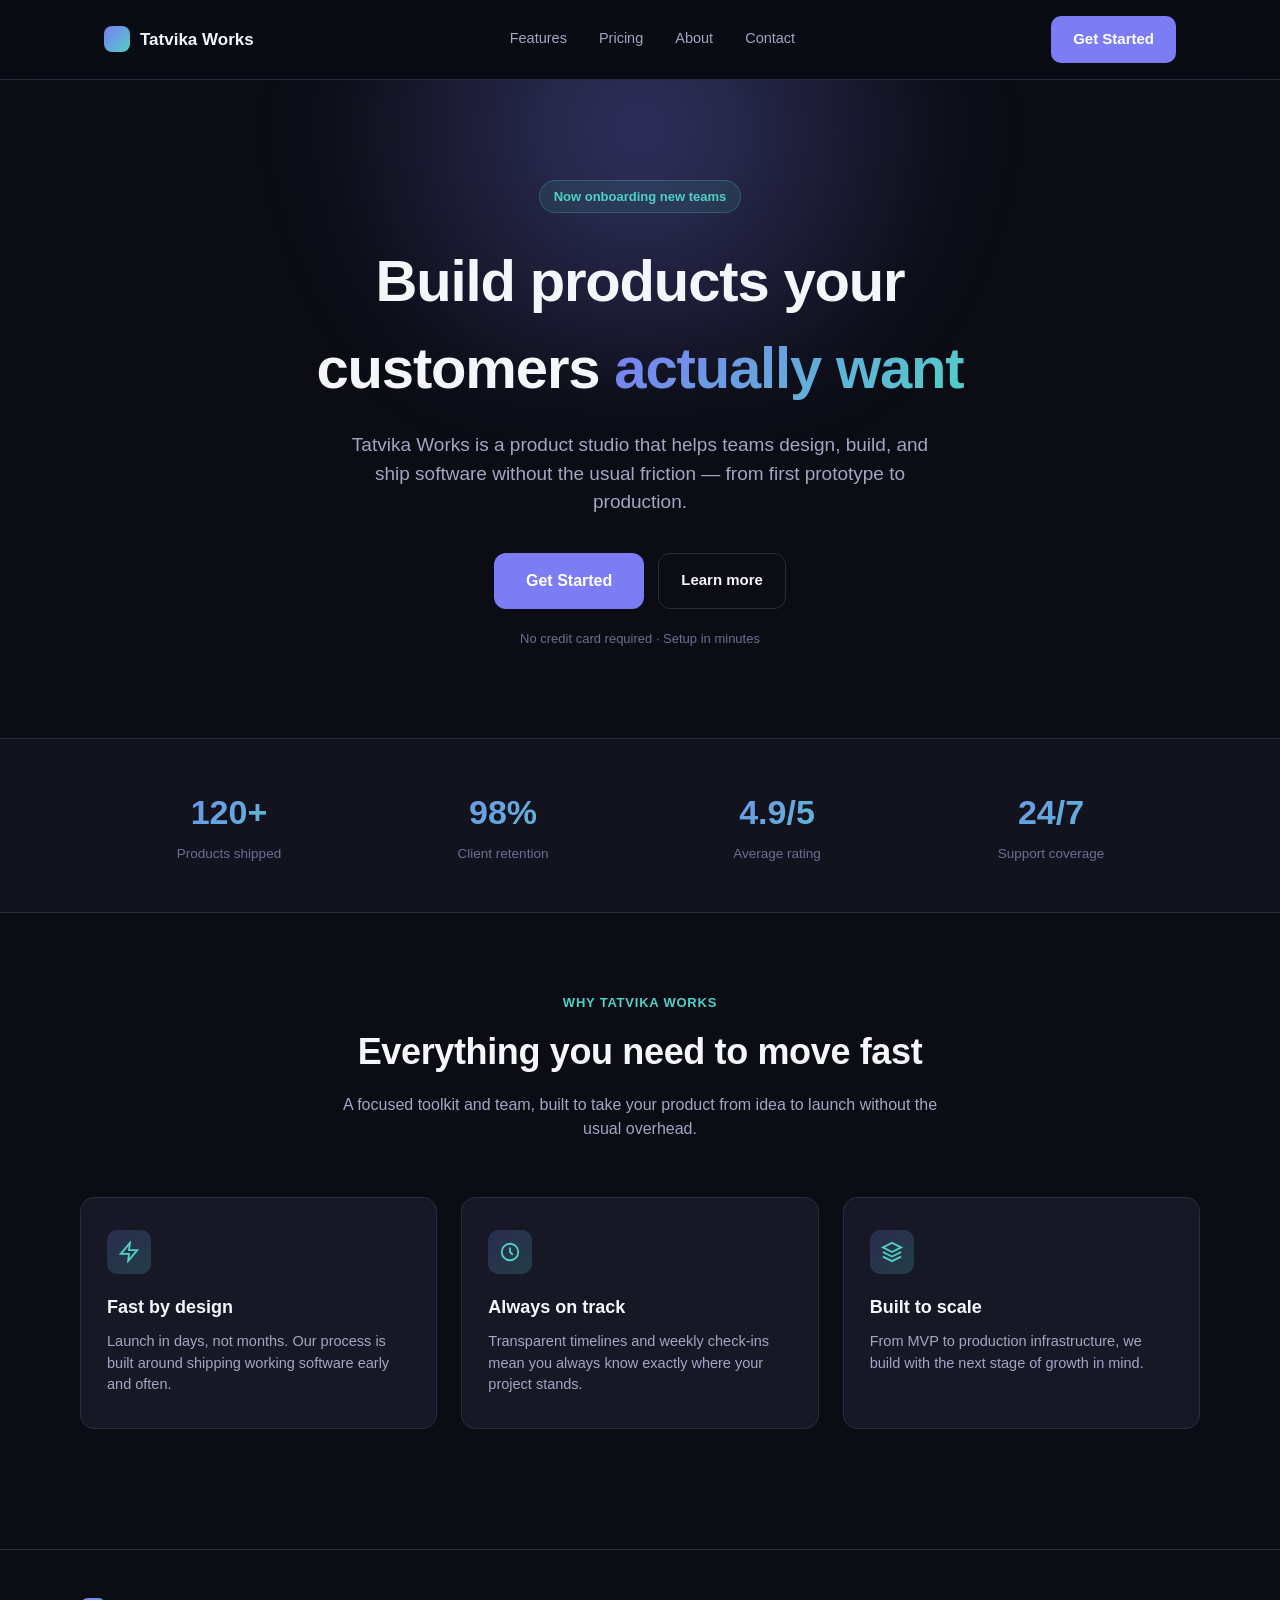
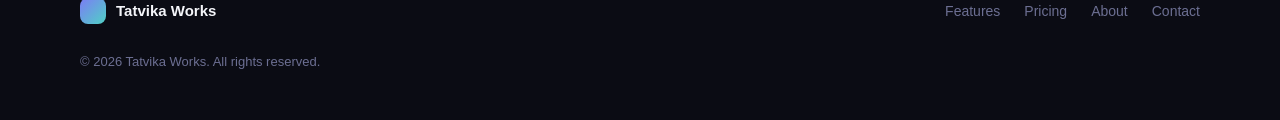
<file: index.html>
<!DOCTYPE html>
<html lang="en">
<head>
<meta charset="UTF-8">
<meta name="viewport" content="width=device-width, initial-scale=1.0">
<title>Tatvika Works — Ship better software, faster</title>
<meta name="description" content="Tatvika Works helps teams design, build, and scale products with confidence.">
<link rel="stylesheet" href="/assets/style.css">

<meta property="og:type" content="website">
<meta property="og:title" content="Tatvika Works — Ship better software, faster">
<meta property="og:description" content="Tatvika Works helps teams design, build, and scale products with confidence.">
<meta property="og:url" content="https://webtracking.tatvikaworks.com/">
<meta property="og:image" content="https://webtracking.tatvikaworks.com/assets/og-image.png">
<meta property="og:image:width" content="1200">
<meta property="og:image:height" content="630">

<meta name="twitter:card" content="summary_large_image">
<meta name="twitter:title" content="Tatvika Works — Ship better software, faster">
<meta name="twitter:description" content="Tatvika Works helps teams design, build, and scale products with confidence.">
<meta name="twitter:image" content="https://webtracking.tatvikaworks.com/assets/og-image.png">
</head>
<body>
  <header class="site-nav">
    <nav>
      <a class="brand" href="/"><span class="mark"></span>Tatvika Works</a>
      <div class="links">
        <a href="/#features">Features</a>
        <a href="/pricing.html">Pricing</a>
        <a href="/about.html">About</a>
        <a href="/contact.html">Contact</a>
      </div>
      <div class="nav-cta">
        <a class="btn btn-primary" href="/pricing.html">Get Started</a>
      </div>
    </nav>
  </header>

  <section class="hero">
    <span class="eyebrow">Now onboarding new teams</span>
    <h1>Build products your customers <span class="grad">actually want</span></h1>
    <p class="lead">Tatvika Works is a product studio that helps teams design, build, and ship software without the usual friction — from first prototype to production.</p>
    <div class="hero-actions">
      <a class="btn btn-primary btn-lg" href="/pricing.html">Get Started</a>
      <a class="btn btn-ghost btn-lg" href="/about.html">Learn more</a>
    </div>
    <div class="hero-note">No credit card required &middot; Setup in minutes</div>
  </section>

  <div class="stats-bar">
    <div class="grid-4">
      <div>
        <div class="stat-num">120+</div>
        <div class="stat-label">Products shipped</div>
      </div>
      <div>
        <div class="stat-num">98%</div>
        <div class="stat-label">Client retention</div>
      </div>
      <div>
        <div class="stat-num">4.9/5</div>
        <div class="stat-label">Average rating</div>
      </div>
      <div>
        <div class="stat-num">24/7</div>
        <div class="stat-label">Support coverage</div>
      </div>
    </div>
  </div>

  <section id="features">
    <div class="section-head">
      <div class="kicker">Why Tatvika Works</div>
      <h2>Everything you need to move fast</h2>
      <p>A focused toolkit and team, built to take your product from idea to launch without the usual overhead.</p>
    </div>
    <div class="grid-3">
      <div class="feature-card">
        <div class="icon">
          <svg width="22" height="22" viewBox="0 0 24 24" fill="none" stroke="currentColor" stroke-width="2"><path d="M13 2 3 14h9l-1 8 10-12h-9l1-8Z"/></svg>
        </div>
        <h3>Fast by design</h3>
        <p>Launch in days, not months. Our process is built around shipping working software early and often.</p>
      </div>
      <div class="feature-card">
        <div class="icon">
          <svg width="22" height="22" viewBox="0 0 24 24" fill="none" stroke="currentColor" stroke-width="2"><circle cx="12" cy="12" r="9"/><path d="M12 7v5l3 3"/></svg>
        </div>
        <h3>Always on track</h3>
        <p>Transparent timelines and weekly check-ins mean you always know exactly where your project stands.</p>
      </div>
      <div class="feature-card">
        <div class="icon">
          <svg width="22" height="22" viewBox="0 0 24 24" fill="none" stroke="currentColor" stroke-width="2"><path d="M12 2 2 7l10 5 10-5-10-5Z"/><path d="M2 17l10 5 10-5M2 12l10 5 10-5"/></svg>
        </div>
        <h3>Built to scale</h3>
        <p>From MVP to production infrastructure, we build with the next stage of growth in mind.</p>
      </div>
    </div>
  </section>

  <footer class="site-footer">
    <div class="footer-inner">
      <a class="brand" href="/"><span class="mark"></span>Tatvika Works</a>
      <div class="links">
        <a href="/#features">Features</a>
        <a href="/pricing.html">Pricing</a>
        <a href="/about.html">About</a>
        <a href="/contact.html">Contact</a>
      </div>
      <div class="copyright">&copy; 2026 Tatvika Works. All rights reserved.</div>
    </div>
  </footer>

<!--Creatio web-tracking script start-->
<script
  src="https://cdn.creatio.com/JS/crt-web-tracking.js"
  data-resource-id="57189b65-a7c7-409d-81de-52fdd29459d2">
</script>
<!--Creatio web-tracking script end-->
</body>
</html>
</file>
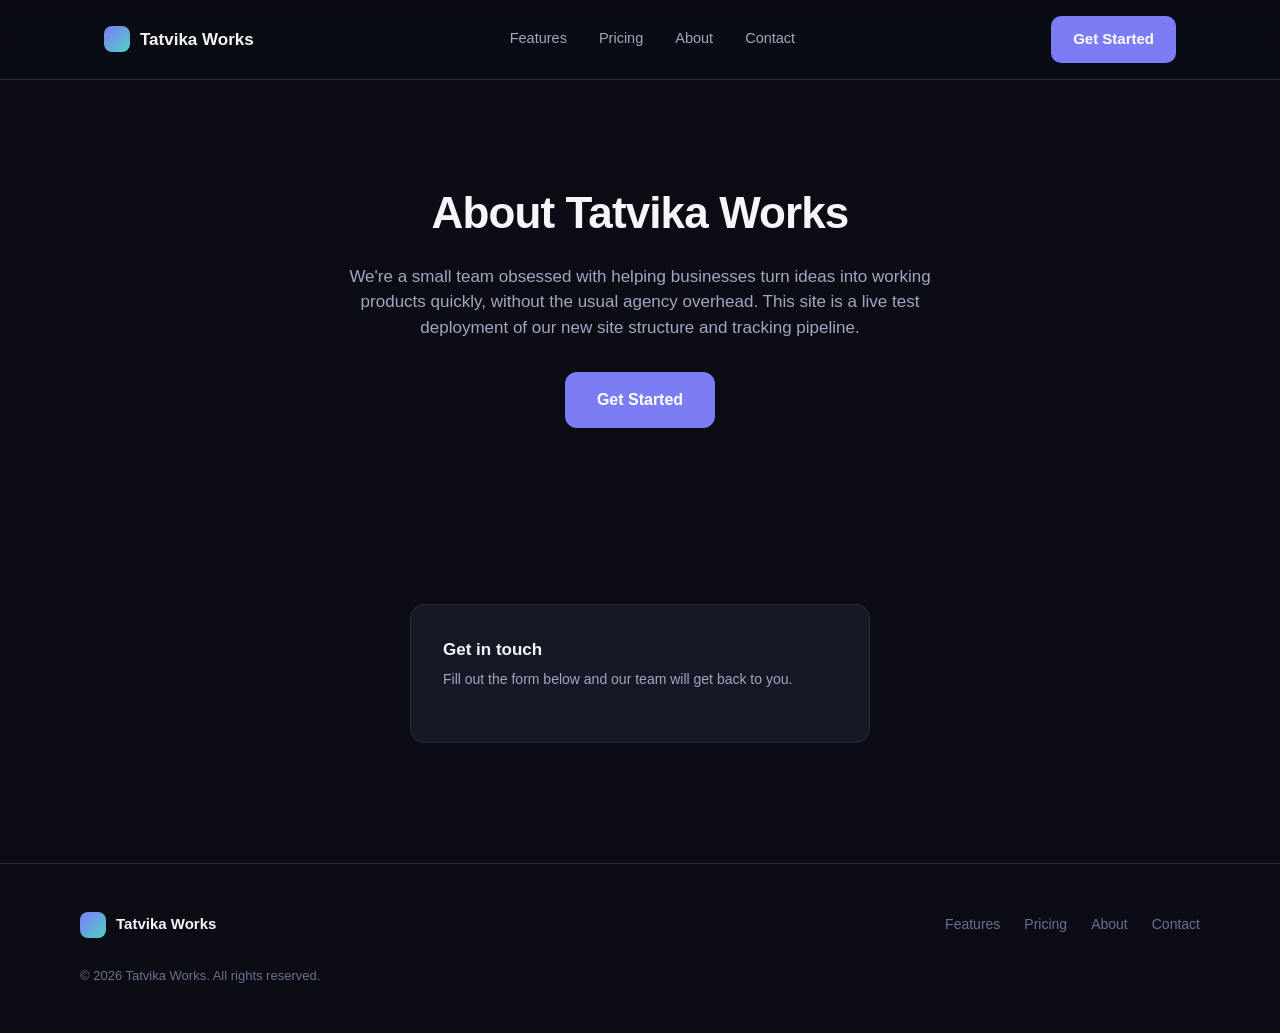
<file: about.html>
<!DOCTYPE html>
<html lang="en">
<head>
<meta charset="UTF-8">
<meta name="viewport" content="width=device-width, initial-scale=1.0">
<title>About — Tatvika Works</title>
<meta name="description" content="Learn more about Tatvika Works and what we do.">
<link rel="stylesheet" href="/assets/style.css">

<meta property="og:type" content="website">
<meta property="og:title" content="About — Tatvika Works">
<meta property="og:description" content="Learn more about Tatvika Works and what we do.">
<meta property="og:url" content="https://webtracking.tatvikaworks.com/about.html">
<meta property="og:image" content="https://webtracking.tatvikaworks.com/assets/og-image.png">
<meta property="og:image:width" content="1200">
<meta property="og:image:height" content="630">

<meta name="twitter:card" content="summary_large_image">
<meta name="twitter:title" content="About — Tatvika Works">
<meta name="twitter:description" content="Learn more about Tatvika Works and what we do.">
<meta name="twitter:image" content="https://webtracking.tatvikaworks.com/assets/og-image.png">
<style>
.crt-animated-embedded-form {
  width: 100%;
  animation: crtEmbeddedFormReveal 700ms cubic-bezier(0.22, 1, 0.36, 1) both;
  transition: transform 250ms ease, filter 250ms ease;
  will-change: transform, opacity;
}
.crt-animated-embedded-form:hover {
  transform: translateY(-3px);
  filter: drop-shadow(0 12px 24px rgba(13, 46, 78, 0.18));
}
@keyframes crtEmbeddedFormReveal {
  from {
    opacity: 0;
    transform: translateY(18px) scale(0.985);
  }
  to {
    opacity: 1;
    transform: translateY(0) scale(1);
  }
}
@media (prefers-reduced-motion: reduce) {
  .crt-animated-embedded-form {
    animation: none;
    transition: none;
    will-change: auto;
  }
  .crt-animated-embedded-form:hover {
    transform: none;
  }
}
</style>
</head>
<body>
  <header class="site-nav">
    <nav>
      <a class="brand" href="/"><span class="mark"></span>Tatvika Works</a>
      <div class="links">
        <a href="/#features">Features</a>
        <a href="/pricing.html">Pricing</a>
        <a href="/about.html">About</a>
        <a href="/contact.html">Contact</a>
      </div>
      <div class="nav-cta">
        <a class="btn btn-primary" href="/pricing.html">Get Started</a>
      </div>
    </nav>
  </header>

  <div class="content-card">
    <h1>About Tatvika Works</h1>
    <p class="lead">We're a small team obsessed with helping businesses turn ideas into working products quickly, without the usual agency overhead. This site is a live test deployment of our new site structure and tracking pipeline.</p>
    <a class="btn btn-primary btn-lg" href="/pricing.html">Get Started</a>
  </div>

  <section>
    <div class="form-block">
      <h3>Get in touch</h3>
      <p>Fill out the form below and our team will get back to you.</p>
      <div id="crt-embedded-form-164951d1-c6c5-47fe-b23b-70dc2cc571d2" class="crt-animated-embedded-form"></div>
    </div>
  </section>

  <footer class="site-footer">
    <div class="footer-inner">
      <a class="brand" href="/"><span class="mark"></span>Tatvika Works</a>
      <div class="links">
        <a href="/#features">Features</a>
        <a href="/pricing.html">Pricing</a>
        <a href="/about.html">About</a>
        <a href="/contact.html">Contact</a>
      </div>
      <div class="copyright">&copy; 2026 Tatvika Works. All rights reserved.</div>
    </div>
  </footer>

<!--Creatio web-tracking script start-->
<script
  src="https://cdn.creatio.com/JS/crt-web-tracking.js"
  data-resource-id="57189b65-a7c7-409d-81de-52fdd29459d2">
</script>
<!--Creatio web-tracking script end-->

<script src="https://cdn.creatio.com/JS/crt-embedded-form-loader.js" data-crt-embedded-form-url="https://forms.instantlandings.com/164951d1-c6c5-47fe-b23b-70dc2cc571d2/index.html" data-crt-embedded-form-target="#crt-embedded-form-164951d1-c6c5-47fe-b23b-70dc2cc571d2"></script>
</body>
</html>
</file>
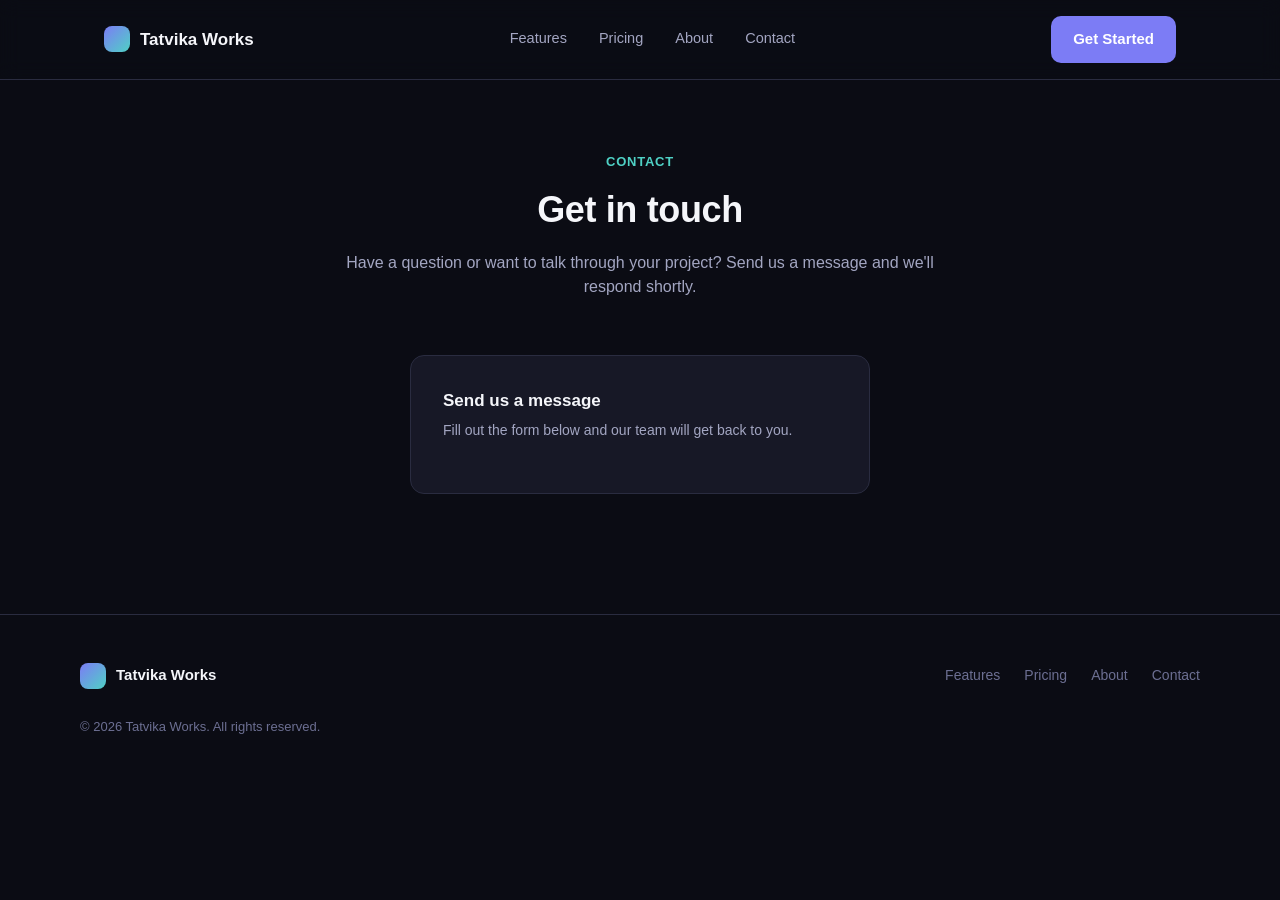
<file: contact.html>
<!DOCTYPE html>
<html lang="en">
<head>
<meta charset="UTF-8">
<meta name="viewport" content="width=device-width, initial-scale=1.0">
<title>Contact Us — Tatvika Works</title>
<meta name="description" content="Get in touch with Tatvika Works.">
<link rel="stylesheet" href="/assets/style.css">

<meta property="og:type" content="website">
<meta property="og:title" content="Contact Us — Tatvika Works">
<meta property="og:description" content="Get in touch with Tatvika Works.">
<meta property="og:url" content="https://webtracking.tatvikaworks.com/contact.html">
<meta property="og:image" content="https://webtracking.tatvikaworks.com/assets/og-image.png">
<meta property="og:image:width" content="1200">
<meta property="og:image:height" content="630">

<meta name="twitter:card" content="summary_large_image">
<meta name="twitter:title" content="Contact Us — Tatvika Works">
<meta name="twitter:description" content="Get in touch with Tatvika Works.">
<meta name="twitter:image" content="https://webtracking.tatvikaworks.com/assets/og-image.png">
<style>
.crt-animated-embedded-form {
  width: 100%;
  animation: crtEmbeddedFormReveal 700ms cubic-bezier(0.22, 1, 0.36, 1) both;
  transition: transform 250ms ease, filter 250ms ease;
  will-change: transform, opacity;
}
.crt-animated-embedded-form:hover {
  transform: translateY(-3px);
  filter: drop-shadow(0 12px 24px rgba(13, 46, 78, 0.18));
}
@keyframes crtEmbeddedFormReveal {
  from {
    opacity: 0;
    transform: translateY(18px) scale(0.985);
  }
  to {
    opacity: 1;
    transform: translateY(0) scale(1);
  }
}
@media (prefers-reduced-motion: reduce) {
  .crt-animated-embedded-form {
    animation: none;
    transition: none;
    will-change: auto;
  }
  .crt-animated-embedded-form:hover {
    transform: none;
  }
}
</style>
</head>
<body>
  <header class="site-nav">
    <nav>
      <a class="brand" href="/"><span class="mark"></span>Tatvika Works</a>
      <div class="links">
        <a href="/#features">Features</a>
        <a href="/pricing.html">Pricing</a>
        <a href="/about.html">About</a>
        <a href="/contact.html">Contact</a>
      </div>
      <div class="nav-cta">
        <a class="btn btn-primary" href="/pricing.html">Get Started</a>
      </div>
    </nav>
  </header>

  <section style="padding-top: 72px;">
    <div class="section-head">
      <div class="kicker">Contact</div>
      <h2>Get in touch</h2>
      <p>Have a question or want to talk through your project? Send us a message and we'll respond shortly.</p>
    </div>

    <div class="form-block">
      <h3>Send us a message</h3>
      <p>Fill out the form below and our team will get back to you.</p>
      <div id="crt-embedded-form-45ef20c0-57a4-494c-b427-4eabea04e58a" class="crt-animated-embedded-form"></div>
    </div>
  </section>

  <footer class="site-footer">
    <div class="footer-inner">
      <a class="brand" href="/"><span class="mark"></span>Tatvika Works</a>
      <div class="links">
        <a href="/#features">Features</a>
        <a href="/pricing.html">Pricing</a>
        <a href="/about.html">About</a>
        <a href="/contact.html">Contact</a>
      </div>
      <div class="copyright">&copy; 2026 Tatvika Works. All rights reserved.</div>
    </div>
  </footer>

<!--Creatio web-tracking script start-->
<script
  src="https://cdn.creatio.com/JS/crt-web-tracking.js"
  data-resource-id="57189b65-a7c7-409d-81de-52fdd29459d2">
</script>
<!--Creatio web-tracking script end-->

<script src="https://cdn.creatio.com/JS/crt-embedded-form-loader.js" data-crt-embedded-form-url="https://forms.instantlandings.com/45ef20c0-57a4-494c-b427-4eabea04e58a/index.html" data-crt-embedded-form-target="#crt-embedded-form-45ef20c0-57a4-494c-b427-4eabea04e58a"></script>
</body>
</html>
</file>
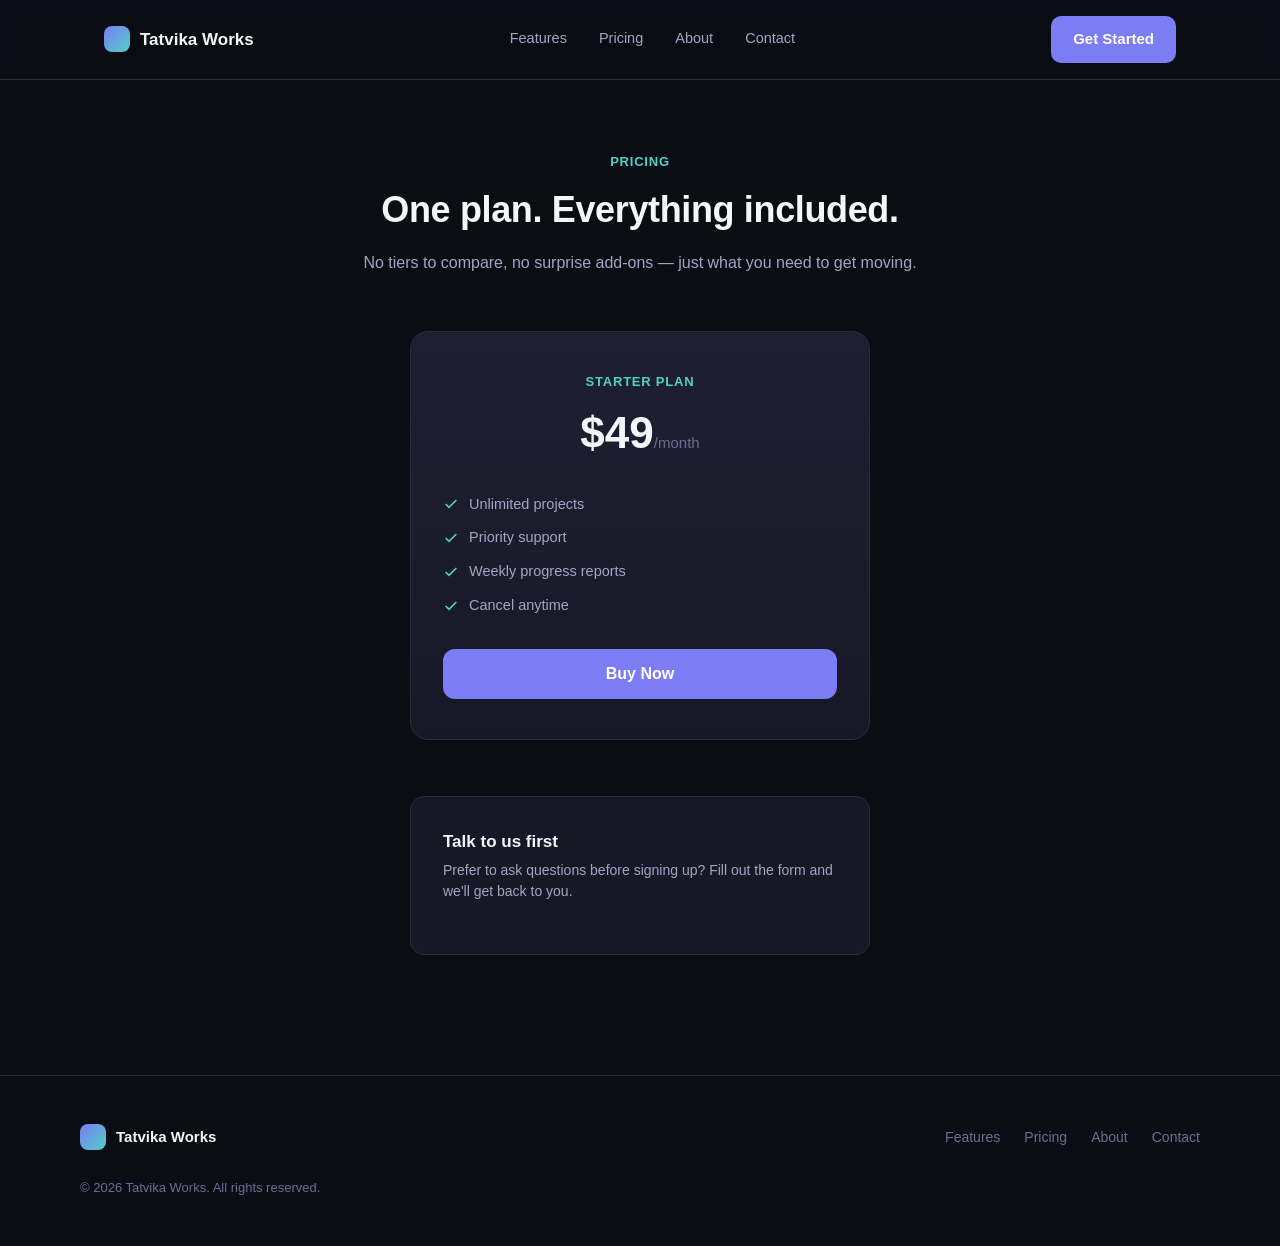
<file: pricing.html>
<!DOCTYPE html>
<html lang="en">
<head>
<meta charset="UTF-8">
<meta name="viewport" content="width=device-width, initial-scale=1.0">
<title>Pricing — Tatvika Works</title>
<meta name="description" content="Simple, transparent pricing to get your product moving.">
<link rel="stylesheet" href="/assets/style.css">

<meta property="og:type" content="website">
<meta property="og:title" content="Pricing — Tatvika Works">
<meta property="og:description" content="Simple, transparent pricing to get your product moving.">
<meta property="og:url" content="https://webtracking.tatvikaworks.com/pricing.html">
<meta property="og:image" content="https://webtracking.tatvikaworks.com/assets/og-image.png">
<meta property="og:image:width" content="1200">
<meta property="og:image:height" content="630">

<meta name="twitter:card" content="summary_large_image">
<meta name="twitter:title" content="Pricing — Tatvika Works">
<meta name="twitter:description" content="Simple, transparent pricing to get your product moving.">
<meta name="twitter:image" content="https://webtracking.tatvikaworks.com/assets/og-image.png">
</head>
<body>
  <header class="site-nav">
    <nav>
      <a class="brand" href="/"><span class="mark"></span>Tatvika Works</a>
      <div class="links">
        <a href="/#features">Features</a>
        <a href="/pricing.html">Pricing</a>
        <a href="/about.html">About</a>
        <a href="/contact.html">Contact</a>
      </div>
      <div class="nav-cta">
        <a class="btn btn-primary" href="/pricing.html">Get Started</a>
      </div>
    </nav>
  </header>

  <section style="padding-top: 72px;">
    <div class="section-head">
      <div class="kicker">Pricing</div>
      <h2>One plan. Everything included.</h2>
      <p>No tiers to compare, no surprise add-ons — just what you need to get moving.</p>
    </div>

    <div class="pricing-wrap">
      <div class="pricing-card">
        <div class="plan-name">Starter Plan</div>
        <div class="price">$49<span>/month</span></div>
        <ul class="feature-list">
          <li><svg width="16" height="16" viewBox="0 0 24 24" fill="none" stroke="currentColor" stroke-width="2.5"><path d="M20 6 9 17l-5-5"/></svg>Unlimited projects</li>
          <li><svg width="16" height="16" viewBox="0 0 24 24" fill="none" stroke="currentColor" stroke-width="2.5"><path d="M20 6 9 17l-5-5"/></svg>Priority support</li>
          <li><svg width="16" height="16" viewBox="0 0 24 24" fill="none" stroke="currentColor" stroke-width="2.5"><path d="M20 6 9 17l-5-5"/></svg>Weekly progress reports</li>
          <li><svg width="16" height="16" viewBox="0 0 24 24" fill="none" stroke="currentColor" stroke-width="2.5"><path d="M20 6 9 17l-5-5"/></svg>Cancel anytime</li>
        </ul>
        <button class="btn btn-primary btn-lg" id="buy-btn" style="width: 100%;">Buy Now</button>
        <div class="confirm" id="confirm-msg">Redirecting…</div>
      </div>
    </div>

    <div class="form-block">
      <h3>Talk to us first</h3>
      <p>Prefer to ask questions before signing up? Fill out the form and we'll get back to you.</p>
      <div id="crt-embedded-form-1b8109cf-6f7e-4357-808c-65891e07dc67"></div>
    </div>
  </section>

  <footer class="site-footer">
    <div class="footer-inner">
      <a class="brand" href="/"><span class="mark"></span>Tatvika Works</a>
      <div class="links">
        <a href="/#features">Features</a>
        <a href="/pricing.html">Pricing</a>
        <a href="/about.html">About</a>
        <a href="/contact.html">Contact</a>
      </div>
      <div class="copyright">&copy; 2026 Tatvika Works. All rights reserved.</div>
    </div>
  </footer>

<script>
document.getElementById('buy-btn').addEventListener('click', function () {
  var count = parseInt(localStorage.getItem('buyIntentClicks') || '0', 10) + 1;
  localStorage.setItem('buyIntentClicks', String(count));
  console.log('buy_intent_click', { count: count, ts: new Date().toISOString() });
  document.getElementById('confirm-msg').classList.add('visible');
  setTimeout(function () { window.location.href = '/thank-you.html'; }, 600);
});
</script>

<!--Creatio web-tracking script start-->
<script
  src="https://cdn.creatio.com/JS/crt-web-tracking.js"
  data-resource-id="57189b65-a7c7-409d-81de-52fdd29459d2">
</script>
<!--Creatio web-tracking script end-->

<script src="https://d3gyzugod9s6e6.cloudfront.net/JS/crt-embedded-form-loader.js" data-crt-embedded-form-url="https://forms.instantlandings.com/1b8109cf-6f7e-4357-808c-65891e07dc67/index.html" data-crt-embedded-form-target="#crt-embedded-form-1b8109cf-6f7e-4357-808c-65891e07dc67"></script>
</body>
</html>
</file>
<file: assets/style.css>
:root {
  --bg: #0b0c14;
  --bg-soft: #12131f;
  --surface: #171826;
  --surface-2: #1e2032;
  --border: #2a2c40;
  --text: #f5f6fa;
  --text-dim: #a3a6c2;
  --text-faint: #6c6f92;
  --accent: #7c7cf5;
  --accent-2: #4fd1c5;
  --accent-hover: #9393ff;
  --radius: 14px;
  --container: 1120px;
}
* { box-sizing: border-box; }
html { scroll-behavior: smooth; }
body {
  margin: 0;
  background: var(--bg);
  color: var(--text);
  font-family: -apple-system, BlinkMacSystemFont, "Segoe UI", Roboto, Inter, sans-serif;
  line-height: 1.5;
  -webkit-font-smoothing: antialiased;
}
img { max-width: 100%; display: block; }
a { color: inherit; }
.container {
  max-width: var(--container);
  margin: 0 auto;
  padding: 0 24px;
}

/* Nav */
header.site-nav {
  position: sticky;
  top: 0;
  z-index: 50;
  backdrop-filter: blur(10px);
  background: rgba(11, 12, 20, 0.75);
  border-bottom: 1px solid var(--border);
}
nav {
  display: flex;
  align-items: center;
  justify-content: space-between;
  max-width: var(--container);
  margin: 0 auto;
  padding: 16px 24px;
}
.brand {
  display: flex;
  align-items: center;
  gap: 10px;
  font-weight: 700;
  font-size: 17px;
  text-decoration: none;
  color: var(--text);
}
.brand .mark {
  width: 26px;
  height: 26px;
  border-radius: 8px;
  background: linear-gradient(135deg, var(--accent), var(--accent-2));
  flex-shrink: 0;
}
nav .links {
  display: flex;
  align-items: center;
  gap: 32px;
}
nav .links a {
  color: var(--text-dim);
  text-decoration: none;
  font-size: 14.5px;
  font-weight: 500;
  transition: color 0.15s ease;
}
nav .links a:hover { color: var(--text); }
nav .nav-cta { display: flex; align-items: center; gap: 20px; }

/* Buttons */
.btn {
  display: inline-flex;
  align-items: center;
  justify-content: center;
  gap: 8px;
  border: none;
  border-radius: 10px;
  font-weight: 600;
  cursor: pointer;
  text-decoration: none;
  transition: background 0.15s ease, transform 0.1s ease, border-color 0.15s ease;
  white-space: nowrap;
}
.btn-primary {
  background: var(--accent);
  color: white;
  padding: 12px 22px;
  font-size: 15px;
}
.btn-primary:hover { background: var(--accent-hover); }
.btn-primary:active { transform: scale(0.97); }
.btn-lg { padding: 16px 32px; font-size: 16px; border-radius: 12px; }
.btn-ghost {
  background: transparent;
  color: var(--text);
  border: 1px solid var(--border);
  padding: 12px 22px;
  font-size: 15px;
}
.btn-ghost:hover { border-color: var(--accent); }

/* Hero */
.hero {
  position: relative;
  overflow: hidden;
  padding: 100px 24px 90px;
  text-align: center;
}
.hero::before {
  content: "";
  position: absolute;
  top: -200px;
  left: 50%;
  transform: translateX(-50%);
  width: 900px;
  height: 500px;
  background: radial-gradient(circle, rgba(124,124,245,0.35), transparent 65%);
  filter: blur(40px);
  pointer-events: none;
}
.eyebrow {
  display: inline-block;
  font-size: 13px;
  font-weight: 600;
  color: var(--accent-2);
  background: rgba(79, 209, 197, 0.1);
  border: 1px solid rgba(79, 209, 197, 0.25);
  padding: 6px 14px;
  border-radius: 999px;
  margin-bottom: 24px;
  position: relative;
}
.hero h1 {
  font-size: clamp(34px, 6vw, 58px);
  font-weight: 800;
  letter-spacing: -0.02em;
  margin: 0 0 20px;
  max-width: 780px;
  margin-inline: auto;
  position: relative;
}
.hero h1 .grad {
  background: linear-gradient(135deg, var(--accent), var(--accent-2));
  -webkit-background-clip: text;
  background-clip: text;
  color: transparent;
}
.hero p.lead {
  font-size: clamp(16px, 2.2vw, 19px);
  color: var(--text-dim);
  max-width: 580px;
  margin: 0 auto 36px;
  position: relative;
}
.hero-actions {
  display: flex;
  gap: 14px;
  justify-content: center;
  flex-wrap: wrap;
  position: relative;
}
.hero-note {
  margin-top: 20px;
  font-size: 13px;
  color: var(--text-faint);
  position: relative;
}

/* Sections */
section { padding: 80px 24px; }
.section-head {
  text-align: center;
  max-width: 600px;
  margin: 0 auto 56px;
}
.section-head .kicker {
  color: var(--accent-2);
  font-size: 13px;
  font-weight: 700;
  letter-spacing: 0.06em;
  text-transform: uppercase;
  margin-bottom: 12px;
}
.section-head h2 {
  font-size: clamp(26px, 4vw, 36px);
  font-weight: 800;
  letter-spacing: -0.01em;
  margin: 0 0 14px;
}
.section-head p {
  color: var(--text-dim);
  font-size: 16px;
  margin: 0;
}

/* Feature grid */
.grid-3 {
  display: grid;
  grid-template-columns: repeat(3, 1fr);
  gap: 24px;
  max-width: var(--container);
  margin: 0 auto;
}
@media (max-width: 860px) {
  .grid-3 { grid-template-columns: 1fr; }
}
.feature-card {
  background: var(--surface);
  border: 1px solid var(--border);
  border-radius: var(--radius);
  padding: 32px 26px;
}
.feature-card .icon {
  width: 44px;
  height: 44px;
  border-radius: 10px;
  background: linear-gradient(135deg, rgba(124,124,245,0.2), rgba(79,209,197,0.2));
  display: flex;
  align-items: center;
  justify-content: center;
  margin-bottom: 20px;
  color: var(--accent-2);
}
.feature-card h3 {
  font-size: 18px;
  margin: 0 0 10px;
  font-weight: 700;
}
.feature-card p {
  color: var(--text-dim);
  font-size: 14.5px;
  margin: 0;
}

/* Stats */
.stats-bar {
  border-top: 1px solid var(--border);
  border-bottom: 1px solid var(--border);
  background: var(--bg-soft);
}
.stats-bar .grid-4 {
  display: grid;
  grid-template-columns: repeat(4, 1fr);
  gap: 24px;
  max-width: var(--container);
  margin: 0 auto;
  padding: 48px 24px;
  text-align: center;
}
@media (max-width: 700px) {
  .stats-bar .grid-4 { grid-template-columns: repeat(2, 1fr); }
}
.stat-num {
  font-size: clamp(26px, 4vw, 34px);
  font-weight: 800;
  background: linear-gradient(135deg, var(--accent), var(--accent-2));
  -webkit-background-clip: text;
  background-clip: text;
  color: transparent;
}
.stat-label { color: var(--text-faint); font-size: 13.5px; margin-top: 6px; }

/* Pricing / CTA card */
.pricing-wrap { max-width: 460px; margin: 0 auto; }
.pricing-card {
  background: linear-gradient(180deg, var(--surface-2), var(--surface));
  border: 1px solid var(--border);
  border-radius: 18px;
  padding: 40px 32px;
  text-align: center;
}
.pricing-card .price {
  font-size: 44px;
  font-weight: 800;
  margin: 8px 0 4px;
}
.pricing-card .price span {
  font-size: 15px;
  font-weight: 500;
  color: var(--text-faint);
}
.pricing-card .plan-name {
  color: var(--accent-2);
  font-size: 13px;
  font-weight: 700;
  letter-spacing: 0.06em;
  text-transform: uppercase;
}
.feature-list {
  list-style: none;
  padding: 0;
  margin: 28px 0 32px;
  text-align: left;
  display: flex;
  flex-direction: column;
  gap: 12px;
}
.feature-list li {
  display: flex;
  align-items: center;
  gap: 10px;
  font-size: 14.5px;
  color: var(--text-dim);
}
.feature-list li svg { flex-shrink: 0; color: var(--accent-2); }
.confirm {
  display: none;
  margin-top: 16px;
  color: var(--accent-2);
  font-size: 14px;
}
.confirm.visible { display: block; }

.form-block {
  max-width: 460px;
  margin: 56px auto 0;
  background: var(--surface);
  border: 1px solid var(--border);
  border-radius: var(--radius);
  padding: 32px;
}
.form-block h3 {
  font-size: 17px;
  margin: 0 0 6px;
}
.form-block p {
  color: var(--text-dim);
  font-size: 14px;
  margin: 0 0 20px;
}
.form-block label,
.form-block [class*="label" i] {
  color: #ffffff !important;
}

/* Simple content card (about / thank-you) */
.content-card {
  max-width: 640px;
  margin: 0 auto;
  text-align: center;
  padding: 100px 24px 40px;
}
.content-card h1 {
  font-size: clamp(30px, 5vw, 44px);
  font-weight: 800;
  letter-spacing: -0.02em;
  margin: 0 0 18px;
}
.content-card p.lead {
  color: var(--text-dim);
  font-size: 17px;
  margin: 0 0 32px;
}

/* Footer */
footer.site-footer {
  border-top: 1px solid var(--border);
  padding: 48px 24px;
  margin-top: 40px;
}
.footer-inner {
  max-width: var(--container);
  margin: 0 auto;
  display: flex;
  align-items: center;
  justify-content: space-between;
  flex-wrap: wrap;
  gap: 20px;
}
.footer-inner .brand { font-size: 15px; }
footer.site-footer .links {
  display: flex;
  gap: 24px;
}
footer.site-footer .links a {
  color: var(--text-faint);
  text-decoration: none;
  font-size: 14px;
}
footer.site-footer .links a:hover { color: var(--text-dim); }
footer.site-footer .copyright {
  color: var(--text-faint);
  font-size: 13px;
  width: 100%;
  margin-top: 8px;
}
</file>
